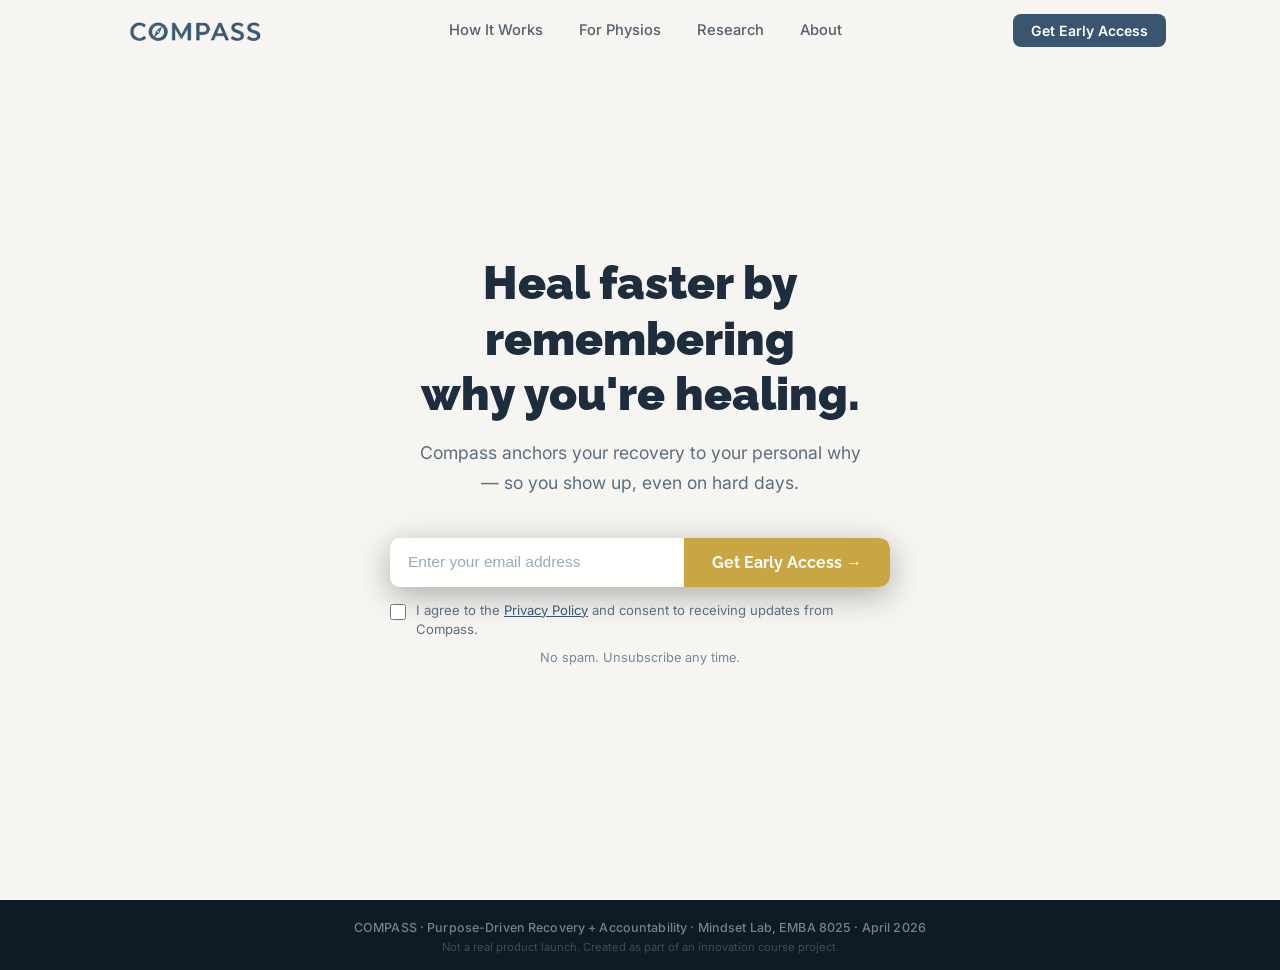
<file: index.html>
<!DOCTYPE html>
<html lang="en">
<head>
  <meta charset="UTF-8" />
  <meta name="viewport" content="width=device-width, initial-scale=1.0" />
  <title>Compass — Purpose-Driven Recovery + Accountability</title>
  <meta name="description" content="Heal faster by remembering why you're healing." />
  <link rel="preconnect" href="https://fonts.googleapis.com" />
  <link rel="preconnect" href="https://fonts.gstatic.com" crossorigin />
  <link href="https://fonts.googleapis.com/css2?family=Inter:wght@400;500;600;700&family=Raleway:wght@400;500;700;900&display=swap" rel="stylesheet" />
  <link rel="stylesheet" href="style.css" />
</head>
<body>

  <!-- NAV -->
  <nav>
    <div class="nav-inner">
      <img src="compass.png" alt="Compass" class="nav-logo" />
      <div class="nav-links">
        <a href="#">How It Works</a>
        <a href="#">For Physios</a>
        <a href="#">Research</a>
        <a href="#">About</a>
      </div>
      <a href="#signup" class="btn btn-nav">Get Early Access</a>
    </div>
  </nav>

  <!-- HERO -->
  <main id="signup">
    <div class="hero-overlay"></div>
    <section class="hero">

      <!-- Headline -->
      <h1>Heal faster by remembering<br/>why you're healing.</h1>
      <p class="sub">Compass anchors your recovery to your personal why — so you show up, even on hard days.</p>

      <!-- Email signup -->
      <form
        class="signup-form-wrap"
        action="https://formspree.io/f/mnjlqwdp"
        method="POST"
        id="email-form"
      >
        <div class="signup-form">
          <input
            type="email"
            name="email"
            placeholder="Enter your email address"
            required
            autocomplete="email"
          />
          <button type="submit" class="btn btn-primary">
            Get Early Access &rarr;
          </button>
        </div>
        <label class="consent-label">
          <input type="checkbox" id="consent" required />
          <span>I agree to the <a href="/privacy" target="_blank">Privacy Policy</a> and consent to receiving updates from Compass.</span>
        </label>
        <p class="fine-print">No spam. Unsubscribe any time.</p>
      </form>

      <div class="success-msg" id="success-msg" hidden>
        <span>&#10003;</span> You're on the list — we'll be in touch!
      </div>

    </section>
  </main>

  <!-- FOOTER -->
  <footer>
    <p class="footer-main">
      COMPASS &middot; Purpose-Driven Recovery + Accountability &middot; Mindset Lab, EMBA 8025 &middot; April 2026
    </p>
    <p class="footer-sub">Not a real product launch. Created as part of an innovation course project.</p>
  </footer>

  <script>
    // Hide nav on scroll down, show on scroll up
    let lastScroll = 0;
    const nav = document.querySelector('nav');
    window.addEventListener('scroll', () => {
      const current = window.scrollY;
      nav.classList.toggle('hidden', current > lastScroll && current > 60);
      lastScroll = current;
    });

    const form = document.getElementById('email-form');
    const successMsg = document.getElementById('success-msg');
    form.addEventListener('submit', async (e) => {
      e.preventDefault();
      const data = new FormData(form);
      try {
        const res = await fetch(form.action, { method: 'POST', body: data, headers: { Accept: 'application/json' } });
        if (res.ok) { form.hidden = true; successMsg.hidden = false; }
        else { const j = await res.json(); alert(j.errors ? j.errors.map(e => e.message).join(', ') : 'Something went wrong.'); }
      } catch { alert('Network error. Please try again.'); }
    });
  </script>

</body>
</html>
</file>
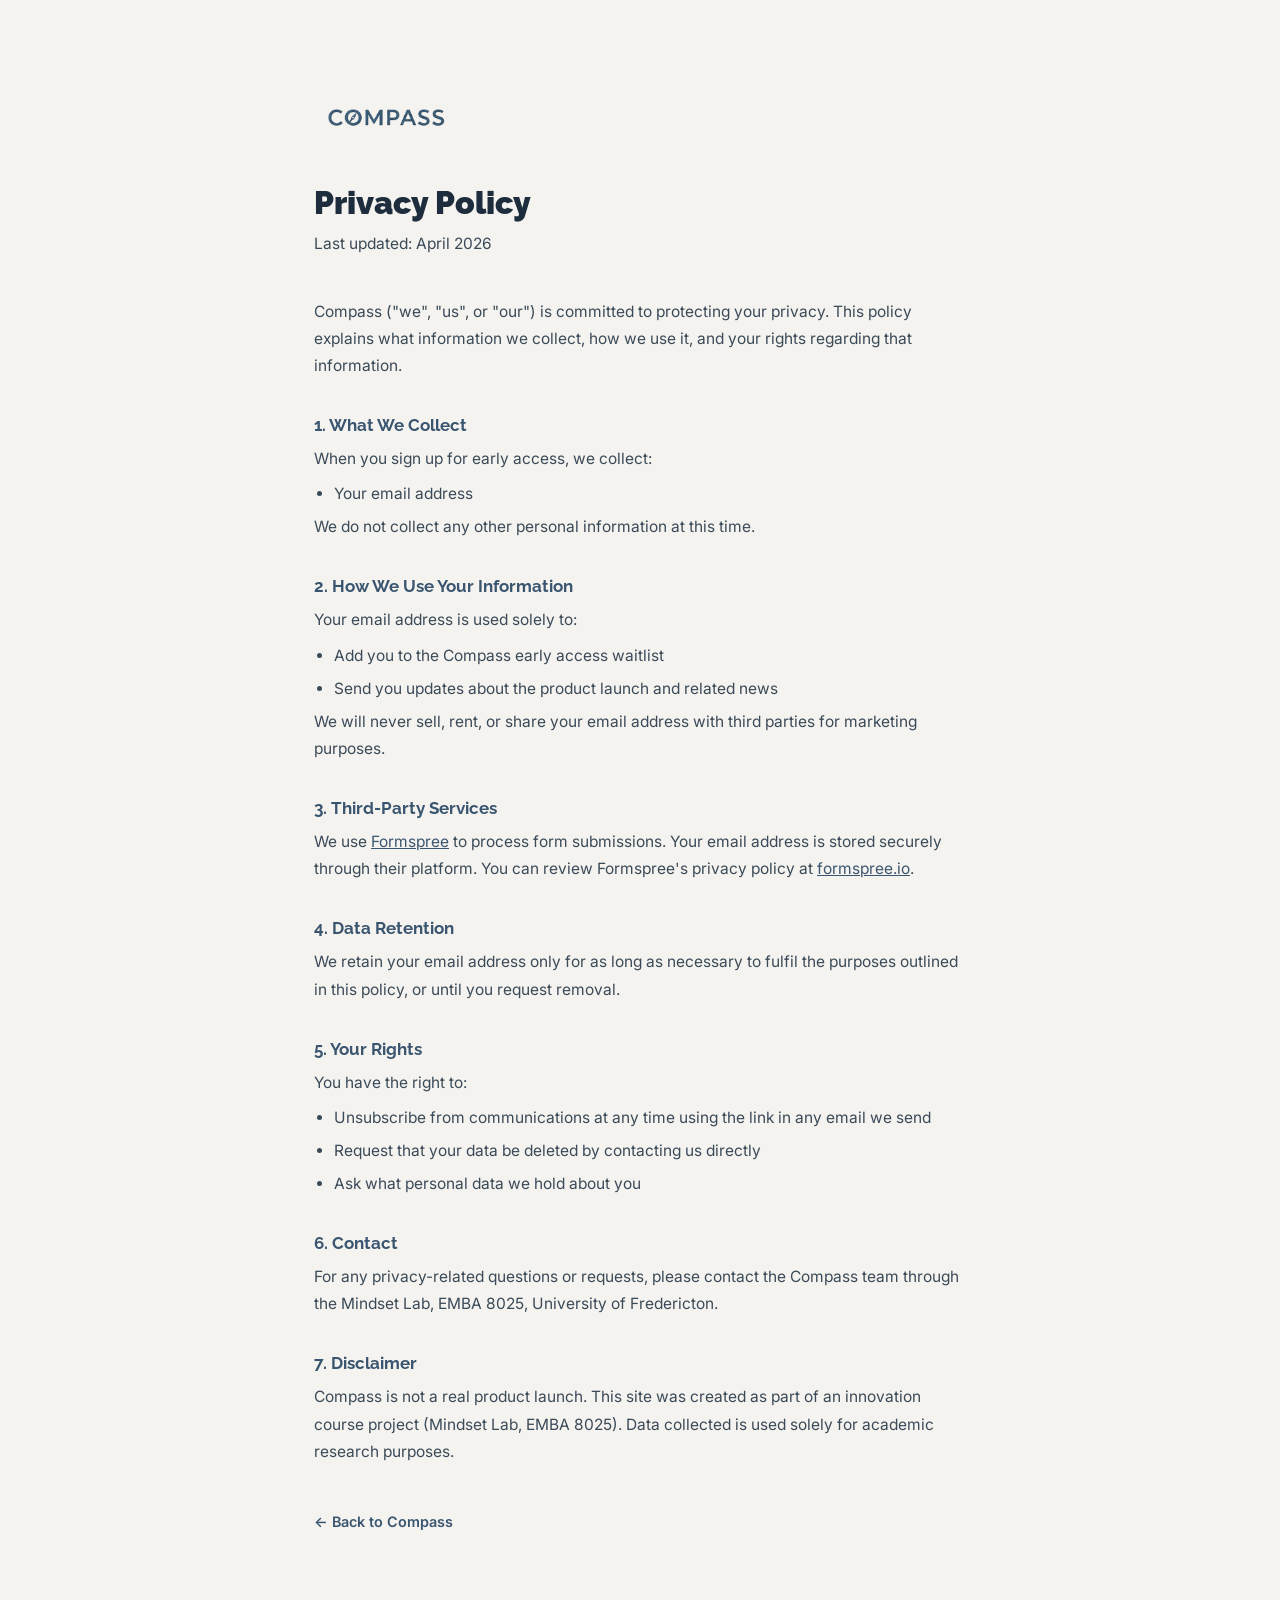
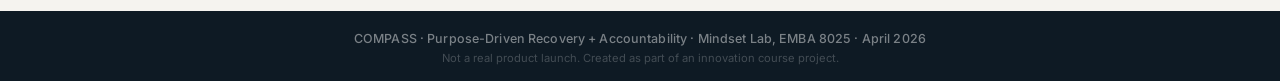
<file: privacy.html>
<!DOCTYPE html>
<html lang="en">
<head>
  <meta charset="UTF-8" />
  <meta name="viewport" content="width=device-width, initial-scale=1.0" />
  <title>Privacy Policy — Compass</title>
  <link rel="preconnect" href="https://fonts.googleapis.com" />
  <link rel="preconnect" href="https://fonts.gstatic.com" crossorigin />
  <link href="https://fonts.googleapis.com/css2?family=Inter:wght@400;500;600;700&family=Raleway:wght@700;900&display=swap" rel="stylesheet" />
  <link rel="stylesheet" href="style.css" />
  <style>
    body { background: #f5f3ef; min-height: 100vh; display: flex; flex-direction: column; }
    .policy-wrap {
      max-width: 700px;
      margin: 0 auto;
      padding: 100px 24px 80px;
      flex: 1;
    }
    .policy-logo { margin-bottom: 48px; }
    .policy-logo img { height: 32px; width: auto; }
    .policy-wrap h1 {
      font-family: 'Raleway', sans-serif;
      font-size: 2rem;
      font-weight: 900;
      color: #1e2d3d;
      margin-bottom: 8px;
    }
    .policy-date {
      font-size: 0.85rem;
      color: #7a8a96;
      margin-bottom: 40px;
    }
    .policy-wrap h2 {
      font-family: 'Raleway', sans-serif;
      font-size: 1.05rem;
      font-weight: 700;
      color: #3a5570;
      margin: 36px 0 10px;
    }
    .policy-wrap p, .policy-wrap li {
      font-size: 0.97rem;
      color: #3a4a58;
      line-height: 1.75;
    }
    .policy-wrap ul {
      padding-left: 20px;
      margin-top: 8px;
    }
    .policy-wrap li { margin-bottom: 6px; }
    .policy-wrap a { color: #3a5570; }
    .back-link {
      display: inline-block;
      margin-top: 48px;
      font-size: 0.9rem;
      color: #3a5570;
      font-weight: 600;
      text-decoration: none;
    }
    .back-link:hover { text-decoration: underline; }
    footer {
      background: #0e1a24;
      text-align: center;
      padding: 20px 24px 16px;
    }
  </style>
</head>
<body>

  <div class="policy-wrap">
    <div class="policy-logo">
      <a href="/"><img src="compass.png" alt="Compass" /></a>
    </div>

    <h1>Privacy Policy</h1>
    <p class="policy-date">Last updated: April 2026</p>

    <p>Compass ("we", "us", or "our") is committed to protecting your privacy. This policy explains what information we collect, how we use it, and your rights regarding that information.</p>

    <h2>1. What We Collect</h2>
    <p>When you sign up for early access, we collect:</p>
    <ul>
      <li>Your email address</li>
    </ul>
    <p>We do not collect any other personal information at this time.</p>

    <h2>2. How We Use Your Information</h2>
    <p>Your email address is used solely to:</p>
    <ul>
      <li>Add you to the Compass early access waitlist</li>
      <li>Send you updates about the product launch and related news</li>
    </ul>
    <p>We will never sell, rent, or share your email address with third parties for marketing purposes.</p>

    <h2>3. Third-Party Services</h2>
    <p>We use <a href="https://formspree.io/legal/privacy-policy" target="_blank" rel="noopener">Formspree</a> to process form submissions. Your email address is stored securely through their platform. You can review Formspree's privacy policy at <a href="https://formspree.io/legal/privacy-policy" target="_blank" rel="noopener">formspree.io</a>.</p>

    <h2>4. Data Retention</h2>
    <p>We retain your email address only for as long as necessary to fulfil the purposes outlined in this policy, or until you request removal.</p>

    <h2>5. Your Rights</h2>
    <p>You have the right to:</p>
    <ul>
      <li>Unsubscribe from communications at any time using the link in any email we send</li>
      <li>Request that your data be deleted by contacting us directly</li>
      <li>Ask what personal data we hold about you</li>
    </ul>

    <h2>6. Contact</h2>
    <p>For any privacy-related questions or requests, please contact the Compass team through the Mindset Lab, EMBA 8025, University of Fredericton.</p>

    <h2>7. Disclaimer</h2>
    <p>Compass is not a real product launch. This site was created as part of an innovation course project (Mindset Lab, EMBA 8025). Data collected is used solely for academic research purposes.</p>

    <a href="/" class="back-link">&larr; Back to Compass</a>
  </div>

  <footer>
    <p class="footer-main">COMPASS &middot; Purpose-Driven Recovery + Accountability &middot; Mindset Lab, EMBA 8025 &middot; April 2026</p>
    <p class="footer-sub">Not a real product launch. Created as part of an innovation course project.</p>
  </footer>

</body>
</html>
</file>
<file: style.css>
*, *::before, *::after { box-sizing: border-box; margin: 0; padding: 0; }

:root {
  --teal: #3a5570;
  --gold: #c9a543;
  --gold-dark: #b08e30;
  --text-dark: #1e2d3d;
  --text-muted: #5a6e7f;
}

html { scroll-behavior: smooth; }

body {
  font-family: 'Inter', system-ui, sans-serif;
  min-height: 100vh;
  display: flex;
  flex-direction: column;
}

/* ── NAV ── */
nav {
  position: fixed;
  top: 0; left: 0; right: 0;
  z-index: 100;
  transition: transform 0.3s ease, border-color 0.3s;
  border-bottom: 1px solid transparent;
}
nav.hidden {
  transform: translateY(-100%);
}

.nav-inner {
  max-width: 1100px;
  margin: 0 auto;
  padding: 0 24px;
  height: 60px;
  display: flex;
  align-items: center;
  justify-content: space-between;
}

.nav-links { display: flex; gap: 36px; }
.nav-links a {
  text-decoration: none;
  color: var(--text-dark);
  font-size: 0.92rem;
  font-weight: 500;
  opacity: 0.75;
  transition: opacity 0.15s;
}
.nav-links a:hover { opacity: 1; }

/* ── BUTTONS ── */
.btn {
  display: inline-block;
  padding: 10px 22px;
  border-radius: 8px;
  font-size: 0.92rem;
  font-weight: 600;
  cursor: pointer;
  border: none;
  text-decoration: none;
  transition: background 0.15s, transform 0.1s;
}
.btn-nav {
  background: var(--teal);
  color: #fff;
  font-size: 0.88rem;
  padding: 8px 18px;
}
.btn-nav:hover { background: #2c4158; }

.btn-primary {
  background: var(--gold);
  color: #fff;
  white-space: nowrap;
  padding: 15px 28px;
  font-size: 1rem;
  font-family: 'Raleway', sans-serif;
  font-weight: 700;
  border-radius: 8px;
}
.btn-primary:hover { background: var(--gold-dark); transform: translateY(-1px); }
.btn-primary:active { transform: translateY(0); }

/* ── HERO ── */
main {
  flex: 1;
  position: relative;
  display: flex;
  align-items: center;
  justify-content: center;
  min-height: 100vh;
  background:
    url('https://images.unsplash.com/photo-1464822759023-fed622ff2c3b?w=1920&q=85&fit=crop')
    center center / cover no-repeat;
}

/* Light overlay — washes the photo back so text reads dark over it */
.hero-overlay {
  position: absolute;
  inset: 0;
  background: rgba(245,243,239,0.82);
  pointer-events: none;
}

.hero {
  position: relative;
  z-index: 1;
  text-align: center;
  max-width: 620px;
  width: 100%;
  padding: 100px 24px 80px;
  display: flex;
  flex-direction: column;
  align-items: center;
}

/* ── NAV LOGO ── */
.nav-logo {
  height: 36px;
  width: auto;
  display: block;
  flex-shrink: 0;
}

/* ── HEADLINE ── */
h1 {
  font-family: 'Raleway', sans-serif;
  font-size: clamp(2rem, 5vw, 2.9rem);
  font-weight: 900;
  line-height: 1.2;
  color: var(--text-dark);
  margin-bottom: 16px;
}

.sub {
  font-size: 1.1rem;
  color: var(--text-muted);
  line-height: 1.7;
  margin-bottom: 40px;
  max-width: 460px;
  font-weight: 400;
}

/* ── FORM ── */
.signup-form-wrap {
  display: flex;
  flex-direction: column;
  align-items: center;
  width: 100%;
  max-width: 500px;
}

.signup-form {
  display: flex;
  width: 100%;
  border-radius: 10px;
  overflow: hidden;
  box-shadow: 0 8px 32px rgba(0,0,0,0.3);
  margin-bottom: 14px;
}

.signup-form input[type="email"] {
  flex: 1;
  padding: 15px 18px;
  border: none;
  border-radius: 10px 0 0 10px;
  font-size: 0.97rem;
  background: rgba(255,255,255,0.96);
  color: #1e2d3d;
  outline: none;
}
.signup-form input[type="email"]::placeholder { color: #9aabb8; }
.signup-form .btn-primary { border-radius: 0 10px 10px 0; }

.consent-label {
  display: flex;
  align-items: flex-start;
  gap: 10px;
  max-width: 500px;
  margin-bottom: 10px;
  cursor: pointer;
  text-align: left;
}
.consent-label input[type="checkbox"] {
  margin-top: 3px;
  width: 16px;
  height: 16px;
  flex-shrink: 0;
  accent-color: var(--teal);
  cursor: pointer;
}
.consent-label span {
  font-size: 0.82rem;
  color: var(--text-muted);
  line-height: 1.5;
}
.consent-label a {
  color: var(--teal);
  text-decoration: underline;
}

.fine-print {
  font-size: 0.8rem;
  color: var(--text-muted);
  opacity: 0.8;
}

.success-msg {
  margin-top: 16px;
  padding: 14px 24px;
  background: rgba(255,255,255,0.15);
  border: 1px solid rgba(255,255,255,0.35);
  border-radius: 8px;
  color: #fff;
  font-weight: 600;
  font-size: 0.97rem;
  backdrop-filter: blur(6px);
}

/* ── FOOTER ── */
footer {
  background: #0e1a24;
  text-align: center;
  padding: 20px 24px 16px;
}
.footer-main {
  font-size: 0.78rem;
  font-weight: 500;
  color: rgba(255,255,255,0.45);
  margin-bottom: 5px;
  letter-spacing: 0.01em;
}
.footer-sub { font-size: 0.7rem; color: rgba(255,255,255,0.22); }

/* ── RESPONSIVE ── */
@media (max-width: 600px) {
  .nav-links { display: none; }
  h1 { font-size: 1.9rem; }
  .signup-form { flex-direction: column; }
  .signup-form input[type="email"] {
    border-radius: 10px 10px 0 0;
    border-bottom: 1px solid rgba(255,255,255,0.2);
  }
  .signup-form .btn-primary { border-radius: 0 0 10px 10px; padding: 14px; }
}
</file>
